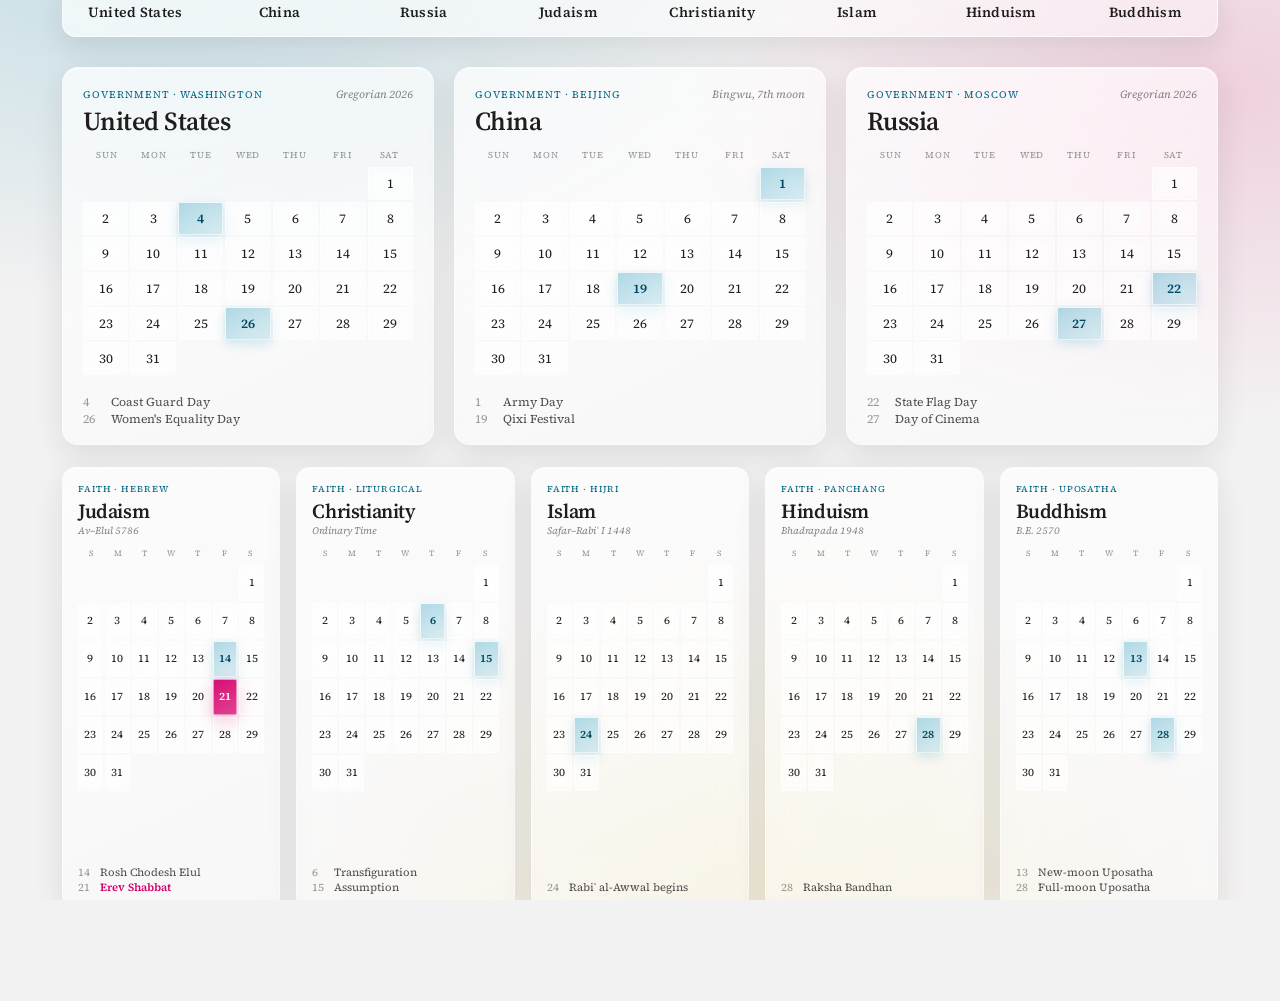
<file: design_handoff_eight_calendars/index.html>
<!doctype html>
<html lang="en">
<head>
  <meta charset="utf-8">
  <meta name="viewport" content="width=1212">
  <title>Eight Calendars | Observance Desk</title>
  <link rel="stylesheet" href="_ds/broadsheet/styles.css">
  <link rel="stylesheet" href="styles.css">
</head>
<body>
  <main id="app" aria-live="polite"></main>
  <script src="app.js"></script>
</body>
</html>
</file>
<file: design_handoff_eight_calendars/_ds/broadsheet/styles.css>
/* Broadsheet — design-system tokens and component classes. This file is the source of truth for the system's look; retune it here and see readme.md. */
@import url('https://fonts.googleapis.com/css2?family=Source+Serif+4:ital,wght@0,400;0,600;1,400&display=swap');

:root {
  --color-bg: #f3f2f2;
  --color-surface: #eae9e9;
  --color-text: #201e1d;
  --color-accent: #0088b0;
  --color-accent-2: #d6006c;
  --color-divider: color-mix(in srgb, #201e1d 16%, transparent);

  /* Tonal ramps — generated in OKLCH on one shared lightness scale, so the
     same step of any role matches the others in visual value. */
  --color-neutral-100: #f8f4f4;
  --color-neutral-200: #eae7e7;
  --color-neutral-300: #d7d3d3;
  --color-neutral-400: #bab6b6;
  --color-neutral-500: #9b9797;
  --color-neutral-600: #7d7979;
  --color-neutral-700: #605d5d;
  --color-neutral-800: #444141;
  --color-neutral-900: #2d2b2b;

  --color-accent-100: #e9f8ff;
  --color-accent-200: #cbeeff;
  --color-accent-300: #99e0ff;
  --color-accent-400: #62c5ee;
  --color-accent-500: #38a6cf;
  --color-accent-600: #1186ac;
  --color-accent-700: #006786;
  --color-accent-800: #004961;
  --color-accent-900: #0a303e;

  --color-accent-2-100: #fff1f4;
  --color-accent-2-200: #ffdee6;
  --color-accent-2-300: #ffc0d0;
  --color-accent-2-400: #ff90b1;
  --color-accent-2-500: #ff458e;
  --color-accent-2-600: #d82071;
  --color-accent-2-700: #aa0b56;
  --color-accent-2-800: #790e3d;
  --color-accent-2-900: #4b1528;

  /* The third process ink — review round 3: the deck's print treatments
     (the CMYK separation and the misregistered plate numerals below) need
     the full four-color set. Cyan and magenta are the system's own accents;
     this yellow completes them, muted to the same press-ink register. A
     print treatment color, not an interface accent — body copy and chrome
     never take it. */
  --color-process-yellow: #edbb00;

  --font-heading: "Source Serif 4", system-ui, sans-serif;
  --font-heading-weight: 600;
  --font-body: "Source Serif 4", system-ui, sans-serif;

  --space-1: 5.0px;
  --space-2: 10.0px;
  --space-3: 15.0px;
  --space-4: 20.0px;
  --space-6: 30.0px;
  --space-8: 40.0px;

  --radius-sm: 1px;
  --radius-md: 2px;
  --radius-lg: 4px;

  /* Elevation — derived from the ground: soft ink-tinted shadows on a
     light theme, a hairline edge + ambient darkness on a dark one. */
  --shadow-sm: 0 1px 2px color-mix(in srgb, #2d2b2b 14%, transparent);
  --shadow-md: 0 3px 10px color-mix(in srgb, #2d2b2b 16%, transparent);
  --shadow-lg: 0 12px 32px color-mix(in srgb, #2d2b2b 22%, transparent);
}

body {
  background: var(--color-bg);
  color: var(--color-text);
  font-family: var(--font-body);
}
h1, h2, h3, h4 { font-family: var(--font-heading); font-weight: var(--font-heading-weight); }

.halftone{position:relative;filter:grayscale(0.35) contrast(1.15);overflow:hidden}
.halftone::after{content:"";position:absolute;inset:0;pointer-events:none;
  background-image:radial-gradient(circle,rgba(0,0,0,0.22) 30%,transparent 32%);
  background-size:3px 3px;mix-blend-mode:multiply}

/* The four-color separation treatment (review round 3) — a photograph
   printed as its misregistered process plates, after the Catalogue Three
   grammar. Markup: a figure.cmyk holding five copies of the image — the
   first is the layout sizer (hidden), then one per plate, each tagged
   .sep-c/.sep-m/.sep-y/.sep-k. The plates are extracted live by the SVG
   feColorMatrix filters in print-plates.js, the system's own defs —
   inlined in the compiled bundle every template page loads, and a
   page that links styles.css directly adds
   <script src="print-plates.js"></script> itself (the defs must be in
   the document: a data-URI filter reference would not survive Chromium,
   and external-file references are unreliable across engines) — nudged
   a few pixels out of register, and multiplied
   onto the paper ground; the halftone dot screens the recombined print.
   The plate offsets live with the deck's projection-scale CSS, since
   misregistration is sized to the output. */
.cmyk{position:relative;overflow:hidden;background:var(--color-bg)}
.cmyk img:first-child{opacity:0} /* layout sizer AND the alt-bearing image — opacity
  keeps it in the accessibility tree (visibility:hidden would drop the figure's only
  description); fully transparent, it adds nothing to the multiply backdrop */
.cmyk img+img{position:absolute;inset:0;width:100%;height:100%;object-fit:cover;mix-blend-mode:multiply}
.cmyk .sep-c{filter:url(#sep-c)}
.cmyk .sep-m{filter:url(#sep-m)}
.cmyk .sep-y{filter:url(#sep-y)}
.cmyk .sep-k{filter:url(#sep-k)}
.cmyk::after{content:"";position:absolute;inset:0;pointer-events:none;
  background-image:radial-gradient(circle,rgba(0,0,0,0.22) 30%,transparent 32%);
  background-size:3px 3px;mix-blend-mode:multiply}

/* The one-image separation (review round 9, promoted from the deck in the
   landing divergence) — the same four plates as ONE compound filter,
   #sep-all in print-plates.js, for a single swappable image: a .print
   wrapper inside the figure holds one <image-slot>, and the filter
   extracts, offsets and multiplies the plates live from whatever the slot
   shows. Markup: figure.cmyk > .print > image-slot (the page sizes the
   .print — aspect-ratio, or absolute fill for bleeds). Hover resolves
   the print into the photograph — the pressman checking registration on
   the light table — so the source shows crisp and any swap chrome stays
   legible; only the reduced-motion fallback below still lifts as a
   single cut (a url() filter cannot CSS-transition; the press driver
   animates the defs instead). */
.cmyk .print{position:relative;width:100%;filter:url(#sep-all)}
/* no hover end-state swap: the press driver (print-plates.js) eases the
   plates into register while purifying their inks to the pure-process
   separation on the same curve, so the converged four-plate merge IS
   the photograph (their multiply equals SourceGraphic by construction)
   — no cut anywhere on the animated path */
@media (prefers-reduced-motion: reduce), (hover: none), (pointer: coarse) {
  .cmyk .print:hover{filter:none} /* without the driver (it stands down on
    exactly these conditions), hover stays the old single cut to the
    crisp source */
}
.cmyk .print image-slot{width:100%;height:100%;display:block}

/* The plate numeral (review rounds 3-4) — display figures set as
   misregistered process plates, the catalog's cover grammar. Review
   round 4 (Barron): THREE plates — C, M, Y only, no black plate — so the
   dark core comes entirely from the C×M×Y multiply overlap (the inks
   product to exact black), with the fringes the registration drift; and
   the spread pulled in by half (less jumbled: one figure with plate
   fringes rather than figures sliding apart). Markup: a .cmyk-num holding
   a .paper span (the white of the sheet: the glyph's union, built from
   offset text-shadow copies) and three .plate spans. The construction
   carries its own ground (--cmyk-num-ground, defaulting to paper) painted
   on its padding box, so the multiply plates always have their backdrop
   even inside an isolated stacking context (entrance animations); the
   padding bleeds wider than any plate offset and the negative margin
   hands the layout box back. Offsets are em-scaled to the glyph. The
   .paper span carries the text once for assistive tech; the .plate spans
   are aria-hidden repeats. */
.cmyk-num{--cmyk-num-ground:var(--color-bg);
  position:relative;width:fit-content;line-height:0.9;
  font-feature-settings:"pnum" 1;
  background:var(--cmyk-num-ground);padding:0.12em;margin:-0.12em}
.cmyk-num .paper{color:var(--color-bg); /* the white of the sheet — always paper,
  whatever the ground: the plates read as printed on paper even when the
  surrounding page is ink */
  text-shadow:0.036em 0.025em 0 var(--color-bg),-0.031em -0.023em 0 var(--color-bg)}
.cmyk-num .plate{position:absolute;inset:0.12em;mix-blend-mode:multiply;
  text-box:trim-both cap alphabetic /* the host trims to its cap box; each
  absolute plate must trim its own line the same way, or its glyphs sit a
  half-leading below the paper union */}
.cmyk-num .plate-c{color:var(--color-accent)}

/* The plate headline (divergence round 3, Barron: "use both" — the
   photograph's plates AND the cover grammar's text plates, on the same
   page). The same three-plate construction as .cmyk-num — paper span
   carrying the real text, C/M/Y plate repeats, dark core from the
   multiply overlap — at HALF the numeral's round-4 offsets: the serif's
   display hairlines are thinner than the numeral strokes the spread was
   measured on, and the full offsets swallow them whole (probed at the
   hero's 80px — the fringes read as an anaglyph poster, not a breath
   out of register) — recut for display
   headlines that sit in running text blocks on the page's own paper:
   no ground painting and no padding bleed (the numeral's ground exists
   for isolated stacking contexts; a headline on the page multiplies
   straight onto the sheet), no width:fit-content and no line-height
   override (the host display class owns its metrics — apply this to
   each .line, which is position:relative for its plates), and the
   plates are inert to the hand (pointer-events/user-select none, so a
   triple-click selects the headline once, not four times). Plates take
   the same pointer lean as .cmyk-num. */
.cmyk-head{position:relative}
.cmyk-head .paper{color:var(--color-bg);
  text-shadow:0.027em 0.0185em 0 var(--color-bg),-0.0245em -0.0175em 0 var(--color-bg)
  /* the union's copies sit at the construction's halved plate offsets
     PLUS the full lean (0.018+0.009 / 0.0125+0.006, and mirrored), so
     the union still backs the plates at viewport-edge lean — invisible
     on the page's own paper, load-bearing on any other ground */}
.cmyk-head .plate{position:absolute;inset:0;mix-blend-mode:multiply;
  pointer-events:none;user-select:none;
  text-box:trim-both cap alphabetic /* match the host's trim, or the
  plates sit a half-leading below the paper union */}
.cmyk-head .plate-c{color:var(--color-accent)}
.cmyk-head .plate-m{color:var(--color-accent-2);
  translate:calc(0.018em + 0.009em*var(--press-nx, 0)) calc(0.0125em + 0.006em*var(--press-ny, 0))}
.cmyk-head .plate-y{color:var(--color-process-yellow);
  translate:calc(-0.0155em + 0.009em*var(--press-nx, 0)) calc(-0.0115em + 0.006em*var(--press-ny, 0))}
.cmyk-num .plate-m{color:var(--color-accent-2);
  translate:calc(0.036em + 0.018em*var(--press-nx, 0)) calc(0.025em + 0.0125em*var(--press-ny, 0))}
.cmyk-num .plate-y{color:var(--color-process-yellow);
  translate:calc(-0.031em + 0.018em*var(--press-nx, 0)) calc(-0.023em + 0.0125em*var(--press-ny, 0))}
/* --press-nx/--press-ny: the pointer lean as a bare -1..1 factor,
   published on :root by the press driver (print-plates.js) and zero
   whenever the driver stands down. Each construction scales the lean to
   its own spread (half of it, here as everywhere) so the moving plates
   drift a breath toward the cursor and the C plate holds. */

/* ══════════════════════════════════════════════════════════════════════════
   Components — built with the tokens above. Plain CSS
   on plain HTML: no JavaScript, no build step. Each class is documented in
   readme.md and demonstrated in foundations/ and components/.
   ══════════════════════════════════════════════════════════════════════ */

*, *::before, *::after { box-sizing: border-box; }
body { margin: 0; font-size: 15px; line-height: 1.55; font-weight: 400; }
h1, h2, h3, h4, h5, h6 {
  font-family: var(--font-heading); font-weight: var(--font-heading-weight);
  line-height: 1.12; letter-spacing: -0.015em; margin: 0 0 var(--space-2);
}
h1 { font-size: 42px; }
h2 { font-size: 32px; }
h3 { font-size: 25px; }
h4 { font-size: 20px; }
h5 { font-size: 16px; }
h6 { font-size: 13px; }
h6 { letter-spacing: 0.08em; text-transform: uppercase; }
p { margin: 0 0 var(--space-3); }
a { color: var(--color-accent); text-underline-offset: 3px; }
img { display: block; max-width: 100%; }
figure { margin: 0; }
figcaption {
  font-size: 11px; margin-top: var(--space-1);
  color: color-mix(in srgb, var(--color-text) 55%, transparent);
}
.text-muted { color: color-mix(in srgb, var(--color-text) 55%, transparent); }
:focus { outline: none; }
:focus-visible { outline: 2px solid var(--color-accent); outline-offset: 2px; }
::selection { background: color-mix(in srgb, var(--color-accent) 30%, transparent); }

/* — rules — */
.hr {
  height: 1px; border: 0; margin: var(--space-4) 0;
  background: var(--color-divider);
}

/* — buttons — */
.btn {
  display: inline-flex; align-items: center; justify-content: center; gap: 6px;
  cursor: pointer; text-decoration: none;
  font-family: var(--font-heading); font-weight: var(--font-heading-weight);
  font-size: 14px; line-height: 1.2; color: var(--color-text); /* matches the .input's 14px —
     the pair sits side by side in sign-up rows */
  background: transparent; border: 1px solid transparent;
  padding: var(--space-2) calc(var(--space-3) * 1.2);
  border-radius: var(--radius-md);
}
.btn svg { display: block; }
.btn:disabled { opacity: 0.45; cursor: not-allowed; }
.btn-primary { background: var(--color-accent); color: var(--color-bg); }
.btn-primary:hover { background: var(--color-accent-600); }
.btn-primary:active { background: var(--color-accent-700); }
.btn-secondary { border-color: var(--color-divider); }
.btn-secondary:hover { background: color-mix(in srgb, var(--color-text) 7%, transparent); }
.btn-secondary:active { background: color-mix(in srgb, var(--color-text) 14%, transparent); }
.btn-ghost { color: var(--color-accent); padding-inline: var(--space-1); }
.btn-ghost:hover { background: color-mix(in srgb, var(--color-accent) 10%, transparent); }
.btn-ghost:active { background: color-mix(in srgb, var(--color-accent) 18%, transparent); }
.btn-icon { width: 36px; height: 36px; padding: 0; }
.btn-block { width: 100%; margin-top: var(--space-2); }

/* — forms — */
.field > label {
  display: block; font-size: 12px; margin-bottom: 5px;
  color: color-mix(in srgb, var(--color-text) 70%, transparent);
}
.input {
  width: 100%; min-height: 36px; padding: 6px 10px; font: inherit;
  font-size: 14px; color: var(--color-text); caret-color: var(--color-accent);
  background: var(--color-surface);
  border: 1px solid var(--color-divider); border-radius: var(--radius-md);
}
.input::placeholder { color: color-mix(in srgb, var(--color-text) 65%, transparent); opacity: 1; }
  /* explicit, measured: the browser default gray misses the 4.5:1 small-text bar on
     the surface fill; 65% ink measures 4.8:1 there, still a step quieter than typed
     text (opacity:1 overrides Firefox's default placeholder fade) */
.input:hover { border-color: color-mix(in srgb, var(--color-text) 45%, transparent); }
.input:focus-visible { border-color: var(--color-accent); outline-offset: 0; }
textarea.input { min-height: 90px; resize: vertical; }
.radio { display: inline-flex; align-items: center; gap: 8px; cursor: pointer; font-size: 14px; }
.radio input, .seg-opt input {
  position: absolute; opacity: 0; width: 0; height: 0; pointer-events: none;
}
.radio .dot {
  width: 16px; height: 16px; flex: none; border-radius: 50%;
  border: 1.5px solid var(--color-divider);
}
.radio:hover .dot { border-color: var(--color-accent); }
.radio input:checked + .dot {
  border-color: var(--color-accent); background: var(--color-accent);
  box-shadow: inset 0 0 0 4px var(--color-bg);
}
.radio input:focus-visible + .dot { outline: 2px solid var(--color-accent); outline-offset: 2px; }
.seg {
  display: inline-flex; overflow: hidden;
  border: 1px solid var(--color-divider); border-radius: var(--radius-md);
}
.seg-opt {
  display: inline-flex; align-items: center; gap: 6px;
  padding: 7px 12px; font-size: 13px; cursor: pointer;
}
.seg-opt + .seg-opt { border-left: 1px solid var(--color-divider); }
.seg-opt:has(input:checked) { background: var(--color-accent); color: var(--color-bg); }
.seg-opt:not(:has(input:checked)):hover { background: color-mix(in srgb, var(--color-text) 7%, transparent); }
.seg-opt:has(input:focus-visible) { outline: 2px solid var(--color-accent); outline-offset: -2px; }

/* — cards — */
.card {
  display: flex; flex-direction: column; gap: var(--space-2);
  padding: var(--space-3); border-radius: var(--radius-md); background: var(--color-surface);
}
.card-kicker { font-size: 10px; letter-spacing: 0.1em; text-transform: uppercase; color: var(--color-accent); }
.card-title {
  font-family: var(--font-heading); font-weight: var(--font-heading-weight);
  font-size: 17px; line-height: 1.2;
}
.card-body { margin: 0; font-size: 13px; opacity: 0.8; flex: 1; }
.card-meta {
  display: flex; align-items: center; gap: 6px; font-size: 11px;
  color: color-mix(in srgb, var(--color-text) 50%, transparent);
}
.elev-sm { box-shadow: var(--shadow-sm); }
.elev-md { box-shadow: var(--shadow-md); }
.elev-lg { box-shadow: var(--shadow-lg); }

/* — tags — */
.tag {
  display: inline-flex; align-items: center; font-size: 11px;
  letter-spacing: 0.02em; padding: 3px 10px;
  border-radius: calc(var(--radius-md) * 0.75);
}
.tag-accent { background: var(--color-accent-100); color: var(--color-accent-800); }
.tag-accent-2 { background: var(--color-accent-2-100); color: var(--color-accent-2-800); }
.tag-neutral { background: var(--color-neutral-100); color: var(--color-neutral-800); }
.tag-outline { border: 1px solid var(--color-accent); color: var(--color-accent); }

/* — navigation — */
.nav {
  display: flex; align-items: center; gap: var(--space-4);
  padding: var(--space-3) var(--space-4);
  border-bottom: none;
}
.nav-brand {
  font-family: var(--font-heading); font-weight: var(--font-heading-weight);
  font-size: 18px; margin-right: auto;
}
.nav a { color: inherit; text-decoration: none; font-size: 14px; }
.nav a:hover, .nav a[aria-current='page'] { color: var(--color-accent); }

/* — tables — */
.table { width: 100%; border-collapse: collapse; font-size: 14px; }
.table th {
  text-align: left; font-size: 11px; letter-spacing: 0.08em; text-transform: uppercase;
  color: color-mix(in srgb, var(--color-text) 60%, transparent);
  padding: var(--space-2); border-bottom: 1px solid var(--color-divider);
}
.table td {
  padding: var(--space-2);
  border-bottom: 1px solid color-mix(in srgb, var(--color-text) 8%, transparent);
}
.table tbody tr:hover { background: color-mix(in srgb, var(--color-text) 4%, transparent); }

/* — dialog — */
.dialog-backdrop {
  position: fixed; inset: 0; display: grid; place-items: center;
  padding: var(--space-4);
  background: color-mix(in srgb, var(--color-neutral-900) 50%, transparent);
}
.dialog {
  width: min(440px, 100%); display: flex; flex-direction: column; gap: var(--space-3);
  padding: var(--space-4); border-radius: var(--radius-lg);
  background: var(--color-surface); box-shadow: var(--shadow-lg);
}
.dialog-title {
  font-family: var(--font-heading); font-weight: var(--font-heading-weight);
  font-size: 20px;
}
.dialog-body { font-size: 14px; opacity: 0.85; }
.dialog-actions { display: flex; justify-content: flex-end; gap: var(--space-2); margin-top: var(--space-2); }
</file>
<file: design_handoff_eight_calendars/styles.css>
html, body {
  margin: 0;
  height: 100%;
  overflow: hidden;
  background: var(--color-bg);
}

body {
  display: flex;
  align-items: center;
  justify-content: center;
  min-height: 100vh;
  background:
    radial-gradient(1100px 620px at 12% -8%, rgba(0,136,176,.20), transparent 62%),
    radial-gradient(900px 560px at 96% 10%, rgba(214,0,108,.14), transparent 60%),
    radial-gradient(800px 700px at 60% 108%, rgba(237,187,0,.13), transparent 62%),
    var(--color-bg);
}

button { font: inherit; }

.app {
  width: 1212px;
  height: 1102px;
  flex: 0 0 auto;
  overflow: hidden;
  display: flex;
  flex-direction: column;
  color: var(--color-text);
}

.glass {
  background: linear-gradient(155deg, rgba(255,255,255,.72), rgba(255,255,255,.42));
  -webkit-backdrop-filter: blur(18px) saturate(1.25);
  backdrop-filter: blur(18px) saturate(1.25);
  border: 1px solid rgba(255,255,255,.75);
  box-shadow: 0 10px 30px rgba(32,30,29,.10), inset 0 1px 0 rgba(255,255,255,.85);
}

.masthead { display: flex; align-items: baseline; justify-content: space-between; padding: 22px 28px 14px; }
.brand { border: 0; padding: 0; color: inherit; background: none; cursor: pointer; font-family: var(--font-heading); font-size: 34px; font-weight: 600; letter-spacing: -.025em; }
.dateline { color: color-mix(in srgb, var(--color-text) 58%, transparent); font-size: 12px; letter-spacing: .14em; text-transform: uppercase; }
.navbar { display: grid; grid-template-columns: repeat(8, 1fr); margin: 0 28px; overflow: hidden; border-radius: 14px; }
.navbtn { appearance: none; border: 0; border-radius: 0; padding: 13px 4px; color: var(--color-text); background: transparent; cursor: pointer; font-family: var(--font-heading); font-size: 14px; font-weight: 600; letter-spacing: .02em; text-align: center; }
.navbtn:hover { background: rgba(0,136,176,.12); }
.navbtn.active { color: #fff; background: linear-gradient(150deg, rgba(0,136,176,.95), rgba(0,136,176,.78)); box-shadow: inset 0 1px 0 rgba(255,255,255,.35); }
.navbtn:focus-visible, .daycell:focus-visible, .brand:focus-visible { outline: 2px solid var(--color-accent); outline-offset: 2px; }

.landing { flex: 1; display: flex; flex-direction: column; gap: 22px; min-height: 0; padding: 30px 28px 20px; }
.card-row { display: grid; min-height: 0; }
.states-row { grid-template-columns: repeat(3, 1fr); flex: 0 0 378px; gap: 20px; }
.faith-row { grid-template-columns: repeat(5, 1fr); flex: 0 0 442px; gap: 16px; }
.calendar-card { display: flex; flex-direction: column; min-height: 0; overflow: hidden; background-clip: padding-box; transition: box-shadow .18s ease, transform .18s ease; }
.calendar-card:hover { transform: translateY(-2px); box-shadow: 0 16px 40px rgba(32,30,29,.14), inset 0 1px 0 rgba(255,255,255,.9); }
.state-card { padding: 18px 20px 16px; border-radius: 16px; }
.faith-card { padding: 15px 15px 13px; border-radius: 14px; }
.card-meta { display: flex; align-items: baseline; justify-content: space-between; }
.card-kicker { color: var(--color-accent-700); font-size: 10px; letter-spacing: .1em; text-transform: uppercase; }
.faith-card .card-kicker { font-size: 9px; }
.native { color: color-mix(in srgb, var(--color-text) 55%, transparent); font-size: 11px; font-style: italic; }
.faith-card .native { margin-top: 0; font-size: 10px; }
.card-title { margin-top: 4px; font-family: var(--font-heading); font-size: 26px; font-weight: 600; letter-spacing: -.02em; line-height: 1.12; }
.faith-card .card-title { margin-top: 3px; font-size: 20px; }
.weekdays { display: grid; grid-template-columns: repeat(7, 1fr); margin-top: 12px; }
.faith-card .weekdays { margin-top: 10px; }
.weekdays span { padding-bottom: 5px; color: color-mix(in srgb, var(--color-text) 45%, transparent); font-size: 9px; letter-spacing: .1em; text-align: center; text-transform: uppercase; }
.faith-card .weekdays span { padding-bottom: 4px; font-size: 8px; letter-spacing: .06em; }
.day-grid { display: grid; grid-template-columns: repeat(7, 1fr); grid-auto-rows: 33px; gap: 2px; }
.faith-card .day-grid { grid-auto-rows: 36px; }
.daycell { display: flex; align-items: center; justify-content: center; min-width: 0; padding: 0; border: 1px solid rgba(255,255,255,.55); border-radius: var(--radius-md); color: var(--color-text); background: rgba(255,255,255,.34); backdrop-filter: blur(6px); font-size: 13px; font-variant-numeric: tabular-nums; user-select: none; }
.faith-card .daycell { font-size: 11px; }
.daycell.blank { border-color: transparent; color: transparent; background: transparent; backdrop-filter: none; }
.daycell.marked { border-color: rgba(255,255,255,.7); color: var(--color-accent-800); background: linear-gradient(150deg, rgba(0,136,176,.30), rgba(0,136,176,.14)); box-shadow: 0 4px 12px rgba(0,136,176,.18); cursor: pointer; font-weight: 600; }
.daycell.today { border-color: rgba(255,255,255,.5); color: #fff; background: linear-gradient(150deg, rgba(214,0,108,.94), rgba(214,0,108,.74)); box-shadow: 0 6px 16px rgba(214,0,108,.28); cursor: pointer; font-weight: 600; }
.observances { margin-top: auto; padding-top: 10px; font-size: 12px; line-height: 1.45; }
.faith-card .observances { padding-top: 8px; font-size: 11px; line-height: 1.4; }
.obs-row { display: flex; gap: 8px; }
.faith-card .obs-row { gap: 6px; }
.obs-day { min-width: 20px; color: color-mix(in srgb, var(--color-text) 45%, transparent); font-variant-numeric: tabular-nums; }
.faith-card .obs-day { min-width: 16px; }
.obs-row.today .obs-label { color: var(--color-accent-2); font-weight: 600; }
.obs-label { color: color-mix(in srgb, var(--color-text) 78%, transparent); }

.detail { flex: 1; display: grid; grid-template-columns: 1fr 330px; gap: 22px; min-height: 0; padding: 24px 28px 26px; }
.detail-panel { display: flex; flex-direction: column; min-height: 0; padding: 22px 24px 24px; border-radius: 18px; }
.detail-heading { display: flex; align-items: baseline; gap: 14px; }
.detail-title { font-family: var(--font-heading); font-size: 40px; font-weight: 600; letter-spacing: -.025em; line-height: 1.12; }
.detail-native { color: color-mix(in srgb, var(--color-text) 55%, transparent); font-size: 14px; font-style: italic; }
.month-label { margin-top: 2px; color: var(--color-accent-700); font-size: 13px; letter-spacing: .12em; text-transform: uppercase; }
.detail .weekdays { margin-top: 16px; }
.detail .weekdays span { padding-bottom: 8px; font-size: 10px; letter-spacing: .12em; }
.detail-grid { flex: 1; display: grid; grid-template-columns: repeat(7, 1fr); grid-template-rows: repeat(6, 1fr); gap: 4px; min-height: 0; }
.detail .daycell { align-items: flex-start; justify-content: flex-start; padding: 8px 0 0; font-size: 17px; }
.detail .daycell.blank { padding: 0; }
.detail-label { align-self: center; padding: 2px 4px 0; font-size: 10px; line-height: 1.25; text-align: center; }
.side-panel { padding: 22px; }
.today-kicker, .also-title { color: var(--color-accent-2); font-size: 11px; letter-spacing: .12em; text-transform: uppercase; }
.today-title { margin-top: 6px; font-family: var(--font-heading); font-size: 30px; font-weight: 600; letter-spacing: -.02em; line-height: 1.08; }
.today-date { margin-top: 4px; color: color-mix(in srgb, var(--color-text) 55%, transparent); font-size: 13px; }
.today-body { margin-top: 18px; font-size: 15px; line-height: 1.6; }
.today-italic { margin-top: 12px; font-size: 15px; font-style: italic; line-height: 1.6; }
.also-title { margin-top: 26px; color: color-mix(in srgb, var(--color-text) 50%, transparent); }
.also-list { display: flex; flex-direction: column; gap: 8px; margin-top: 10px; }
.also-row { display: flex; gap: 10px; font-size: 14px; line-height: 1.35; }
.also-day { min-width: 24px; color: var(--color-accent-700); font-variant-numeric: tabular-nums; }
.home-btn { margin-top: auto; }

@media (max-width: 1211px) {
  .app { transform-origin: top left; transform: scale(calc(100vw / 1212)); }
}
</file>
